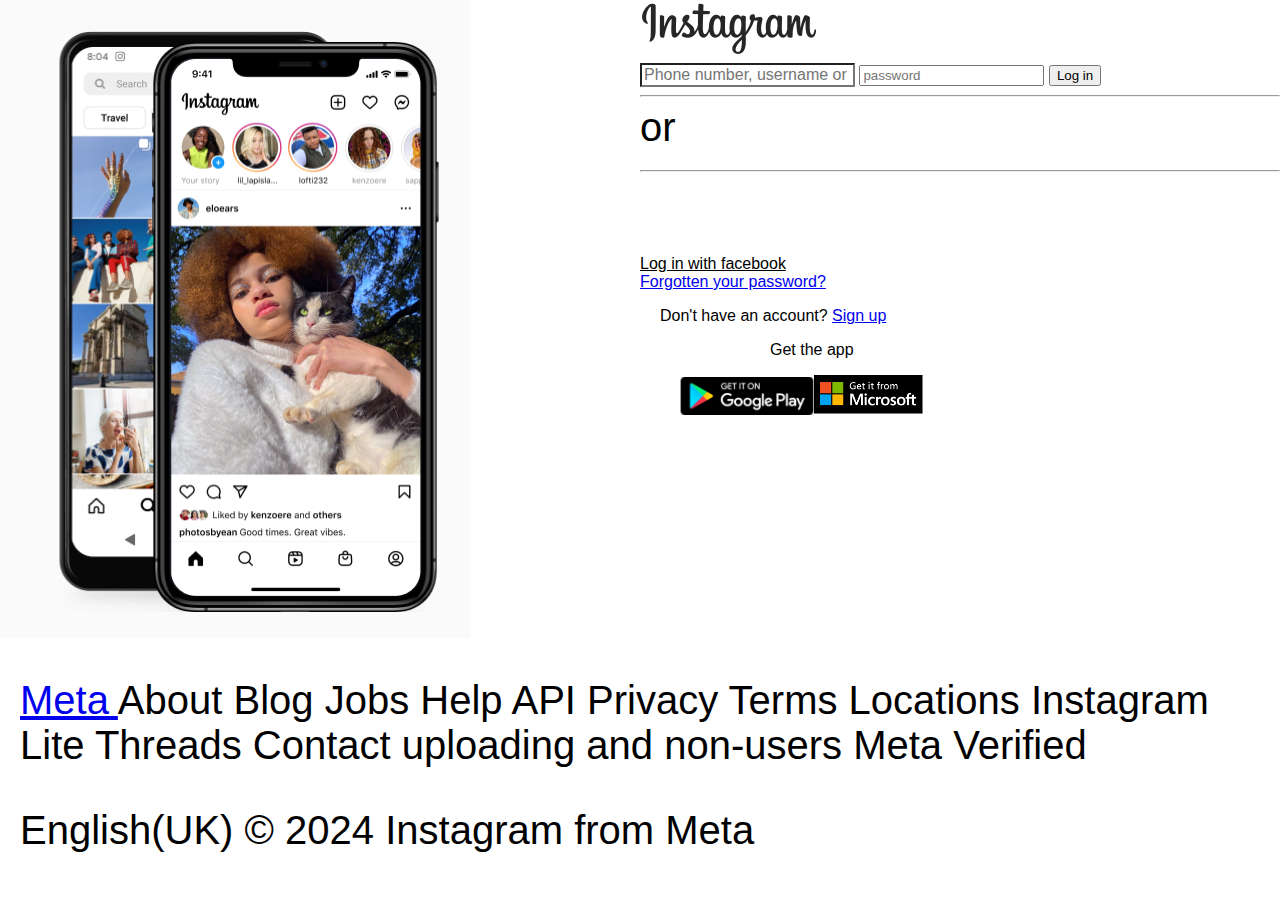
<file: index.html>
<!DOCTYPE html>
    <head>
        <meta name="viewport" content="width=device-width, initial-scale=1">
        <title>Instagram</title>
        <link href="style.css" type="text/css" rel="stylesheet">
        <link rel="icon" href="images/logo.jpg" type="image/icon type">
    </head>
    <body>
        <div>
            <div>
                <div style="float: left; width: 50%">
                    <img class="content-left" src="images/mobile.png" alt="default" > 
                </div>
                <div style="float: left; width: 50%">
                    <div class="box">
                        <img src="images/insta.PNG" alt="instagram" class="center">
                            <form class="login">
                                <input type="text" placeholder="Phone number, username or email address" name="uname" required>
                                <input type="password" placeholder="password" name="pwd" required>
                                <button type="submit">Log in</button>
                            </form>
                            <hr><span>or<hr class="align"></span>
                            <br><br>
                            <a class="link center" href="https://www.facebook.com/">Log in with facebook</a>
                            <br>
                            <a class="link1 center" href="https://www.instagram.com/accounts/password/reset/">Forgotten your password?</a>
                    </div>
                    <div class="box1">
                        <p style="padding-left: 20px;">Don't have an account? <a class="link2" href="https://www.instagram.com/accounts/emailsignup/">Sign up</a></p>
                    </div>
                    <p style="margin-left: 130px;">Get the app</p>
                    <span style="margin-left: 40px;"><img src="images/play.PNG" alt="playstore"><img src="images/micro.PNG" alt="microsoft"></span>
                    
    
                    
                </div>
                <div style="clear: both;"></div>

            </div>

            <br><br>

            <div class="footer">
                <span>
                    <a class="space" href="https://about.meta.com/">Meta </a>
                    <a class="space" href="https://about.instagram.com/"></a>About </a>
                    <a class="space" href="https://about.instagram.com/en_US/blog"></a>Blog </a>
                    <a class="space" href="https://about.instagram.com/about-us/careers"></a>Jobs </a>
                    <a class="space" href="https://help.instagram.com/"></a>Help </a>
                    <a class="space" href="https://developers.facebook.com/docs/instagram"></a>API </a>
                    <a class="space" href="https://www.instagram.com/legal/privacy/"></a>Privacy </a>
                    <a class="space" href="https://www.instagram.com/legal/terms/"></a>Terms </a>
                    <a class="space" href="https://www.instagram.com/explore/locations/"></a>Locations </a>
                    <a class="space" href="https://www.instagram.com/web/lite/"></a>Instagram Lite </a>
                    <a class="space" href="https://www.threads.net/"></a>Threads </a>
                    <a class="space" href="https://www.facebook.com/help/instagram/261704639352628"></a>Contact uploading and non-users </a>
                    <a class="space" href="https://about.meta.com/technologies/meta-verified/"></a>Meta Verified </a>
                </span>
    
                <span class="footer"><p>English(UK)  © 2024 Instagram from Meta</p></span>
            </div>
           
        </div>
        
    </body>
</html>
</file>
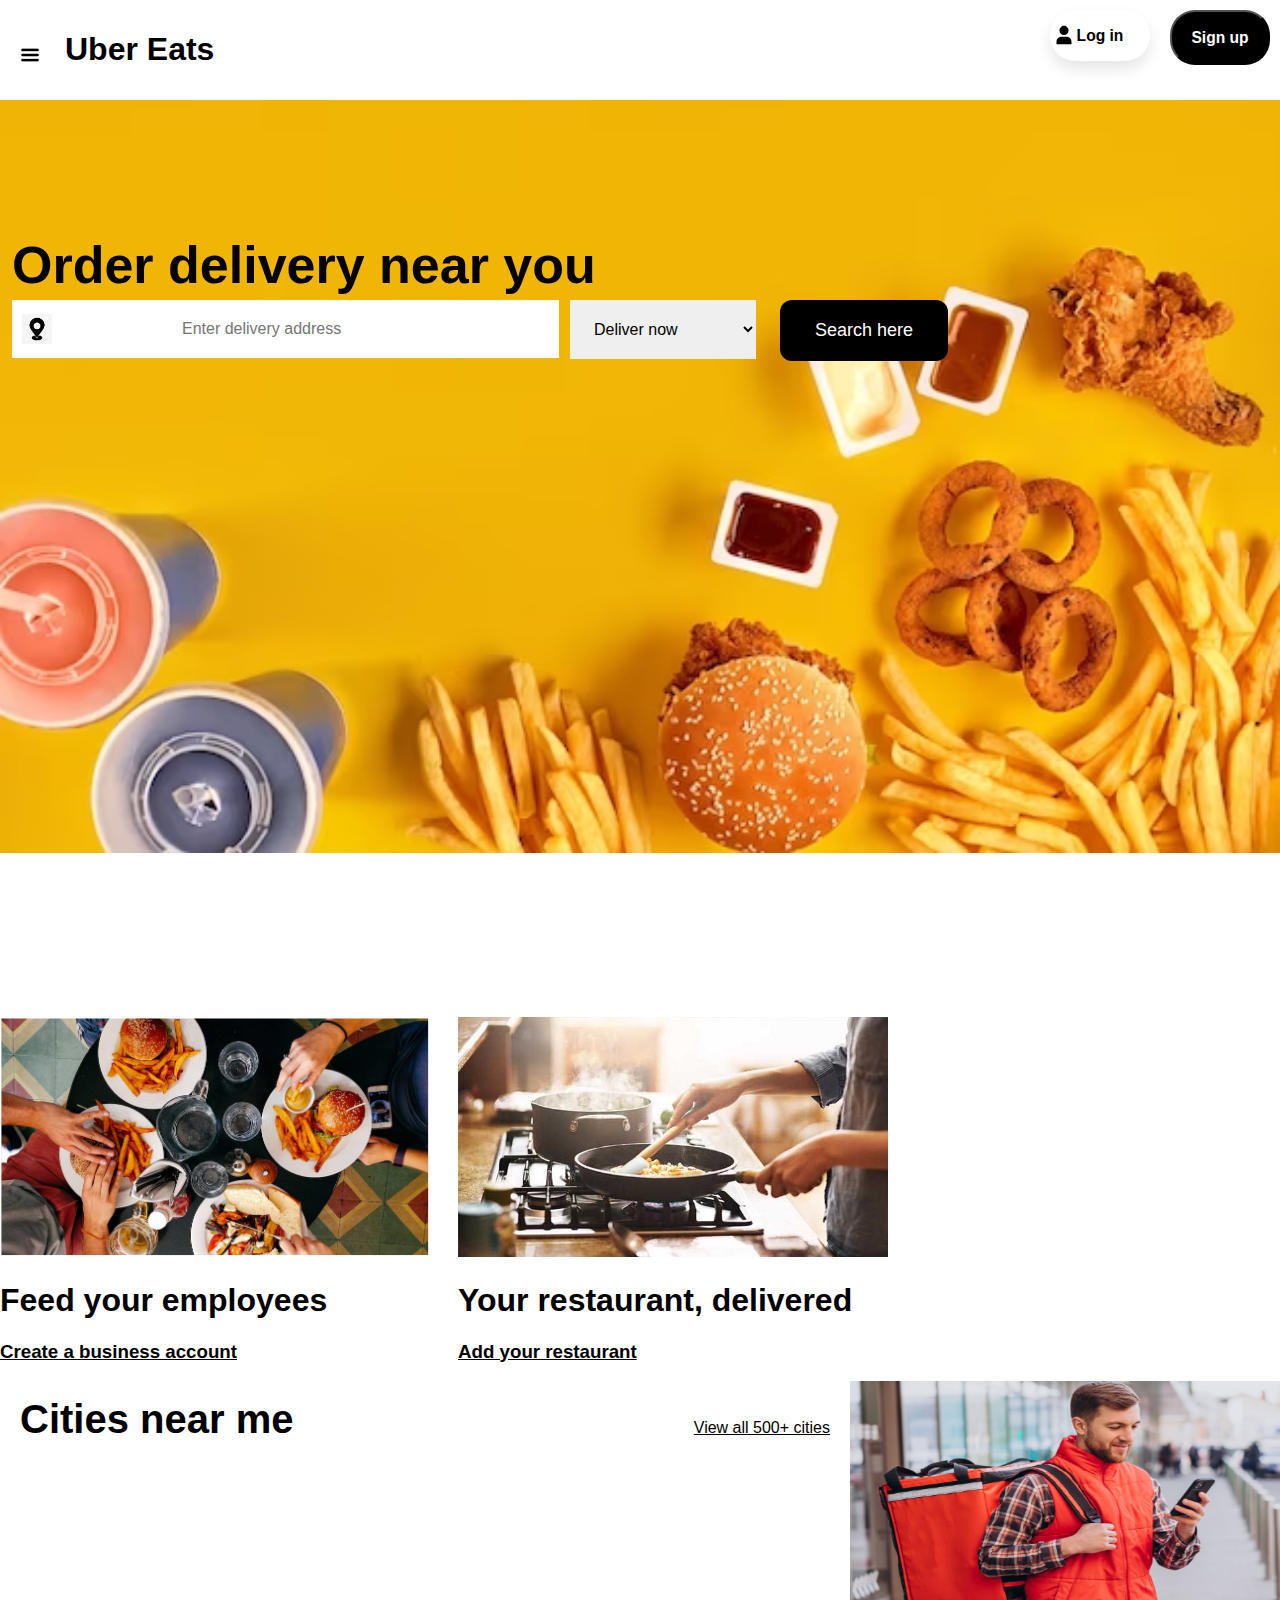
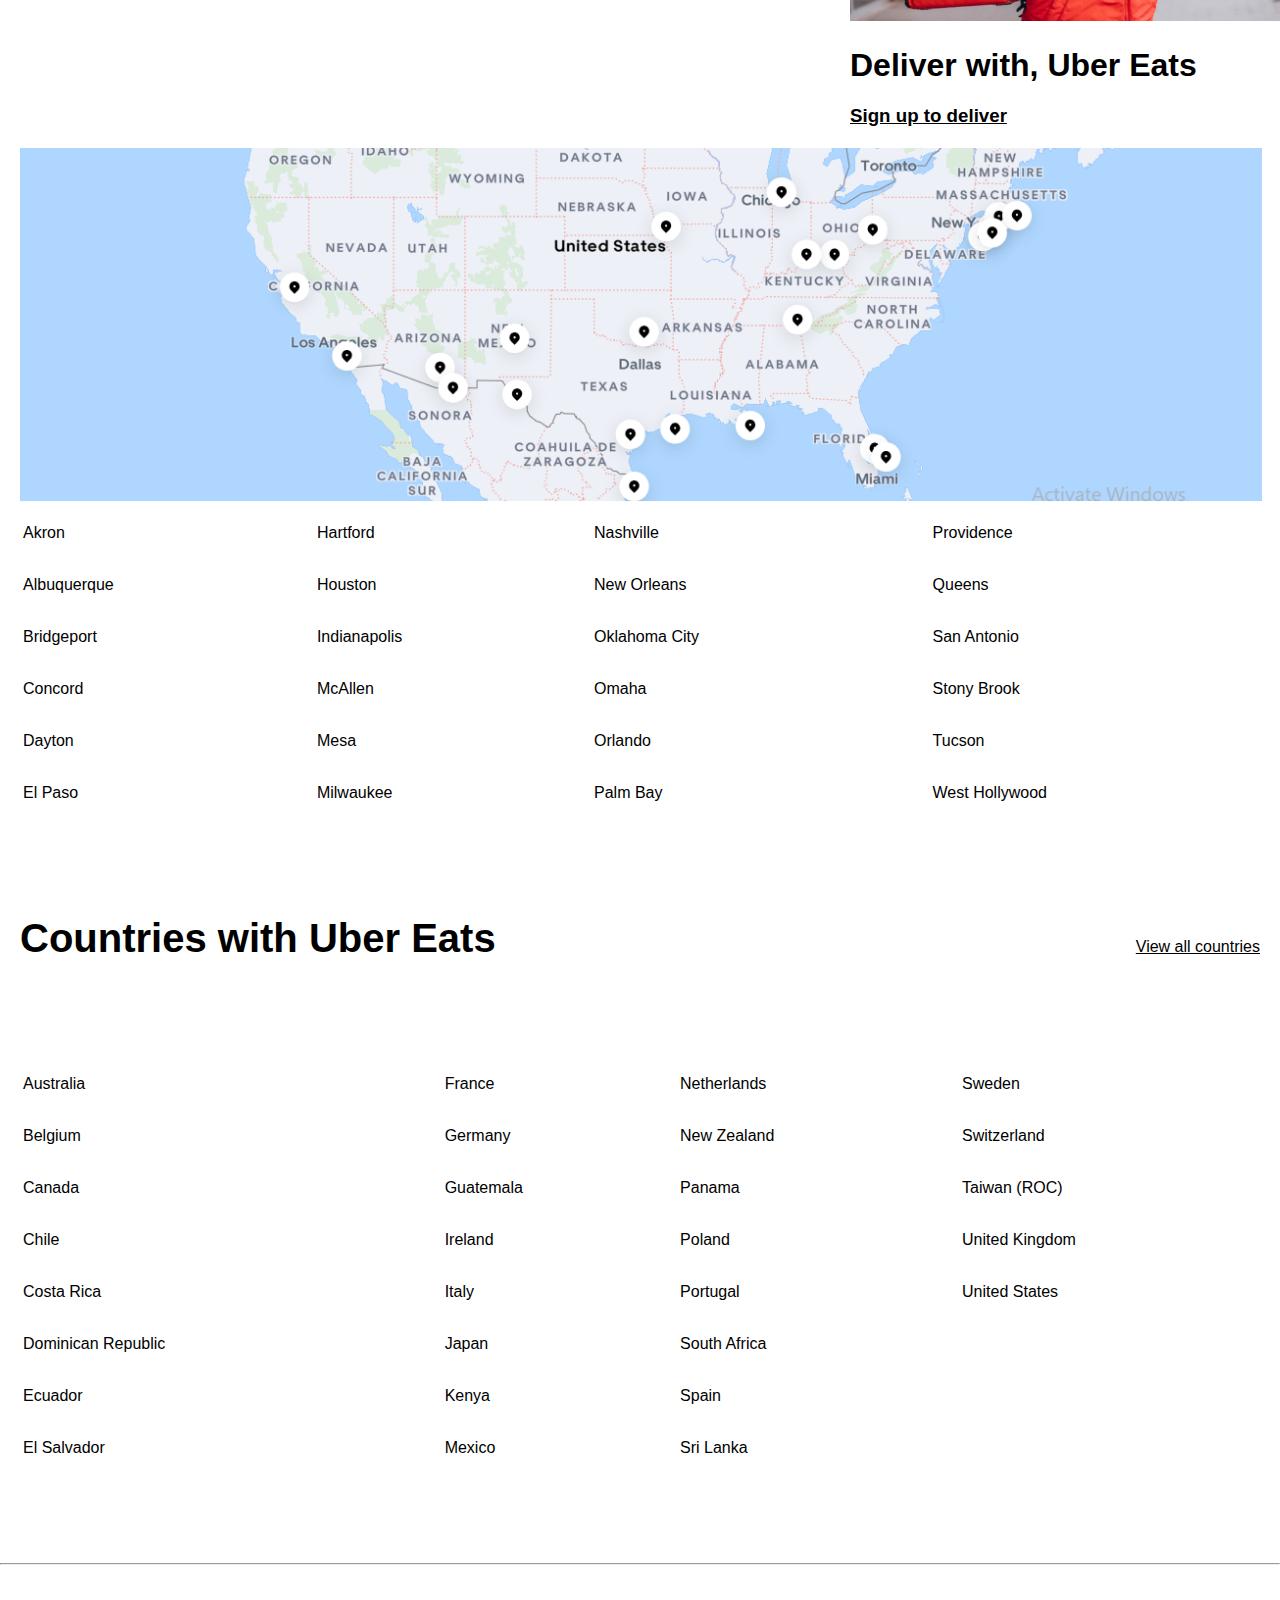
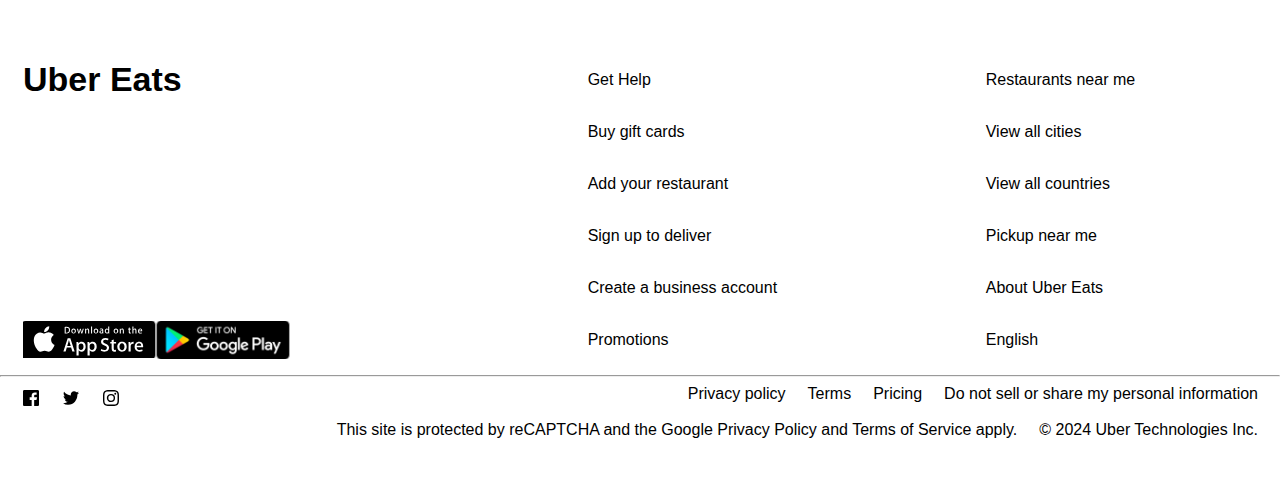
<file: ubereats.html>
<!DOCTYPE html>
    <head>
        <meta name="viewport" content="width=device-width, initial-scale=1">
        <title>Uber Eats | Food Delivery and Takeout | Order Online from Restaurants Near You</title>
        <link href="style.css" type="text/css" rel="stylesheet">
        <link rel="icon" href="images/logo.png" type="image/icon type">

    </head>

    <body>
        <div class="main">
            <div class="header">
                <h1 class="background">Uber Eats</h1>
                <button class="button button1" type="button"><h3><strong>Sign up</strong></h3></button>
                <button class="button button2" type="button"><h3><strong>Log in</strong></h3></button>
            </div>

            
            <div class="content1">
                <img src="images/yellow.avif" alt="home page" style="width: 100%;">
                <div class="width"></div>
                <h1 id="text">Order delivery near you</h1>
                <div class="height"></div>
                <form>
                    <input class="form-input" type="text" placeholder="Enter delivery address">
                    <select>
                        <option>Deliver now </option>
                        <option>Schedule for later</option>
                    </select>
                    <button class="button3">Search here</button>
                </form>
            </div>

            <div class="height"></div>

                <div class="gallery1">
                    <img src="images/food.PNG" alt="food" width="430px" height="240px">
                    <h1>Feed your employees</h1>
                    <a class="link" href="Sample.html" ><h3>Create a business account</h3></a>
                </div>
                <div class="gallery2">
                    <img src="images/cooking.PNG" alt="cook" width="430px" height="240px">
                    <h1>Your restaurant, delivered</h1>
                    <a class="link" href="Sample.html" ><h3>Add your restaurant</h3></a>
                </div>
                <div class="gallery3">
                    <img src="images/delivery.PNG" alt="delivery" width="430px" height="240px">
                    <h1>Deliver with, Uber Eats</h1>
                    <a  class="link" href="Sample.html" ><h3>Sign up to deliver</h3></a>
                </div>
            
            <div class="height"></div>
            <div class="height"></div>

            <div>
                <p class="alignleft"><span><strong>Cities near me<strong></span></p>
                <p class="alignright"><span><b>View all 500+ cities</b></span></p>
            </div>
            <div style="clear: both;"></div>
            <img style="margin-left: 20px;" src="images/map.PNG" alt="map" width="97%">
        <div>
            <table style="width: 100%; margin-left: 20px; font-weight: normal;">
                <tr style="width: 25%; height: 50px;">
                    <td>Akron</td>
                    <td>Hartford</td>
                    <td>Nashville</td>
                    <td>Providence</td>
                </tr>
                <tr style="height: 50px;">
                    <td>Albuquerque</td>
                    <td>Houston</td>
                    <td>New Orleans</td>
                    <td>Queens</td>
                </tr>
                <tr style="height: 50px;">
                    <td>Bridgeport</td>
                    <td>Indianapolis</td>
                    <td>Oklahoma City</td>
                    <td>San Antonio</td>
                </tr>
                <tr style="height: 50px;">
                    <td>Concord</td>
                    <td>McAllen</td>
                    <td>Omaha</td>
                    <td>Stony Brook</td>
                </tr>
                <tr style="height: 50px;">
                    <td>Dayton</td>
                    <td>Mesa</td>
                    <td>Orlando</td>
                    <td>Tucson</td>
                </tr>
                <tr style="height: 50px;">
                    <td>El Paso</td>
                    <td>Milwaukee</td>
                    <td>Palm Bay</td>
                    <td>West Hollywood</td>
                </tr>
            </table>
        </div>

        <div class="height"></div>
        <div>
            <p class="alignleft"><span><strong>Countries with Uber Eats<strong></span></p>
            <p class="alignright"><span><b>View all countries</b></span></p>
        </div>
        <div style="clear: both;"></div>
        <div class="height"></div>

        <div>
            <table style="width: 100%; margin-left: 20px; font-weight: normal;">
                <tr style="width: 25%; height: 50px;">
                    <td>Australia</td>
                    <td>France</td>
                    <td>Netherlands</td>
                    <td>Sweden</td>
                </tr>
                <tr style="height: 50px;">
                    <td>Belgium</td>
                    <td>Germany</td>
                    <td>New Zealand</td>
                    <td>Switzerland</td>
                </tr>
                <tr style="height: 50px;">
                    <td>Canada</td>
                    <td>Guatemala</td>
                    <td>Panama</td>
                    <td>Taiwan (ROC)</td>
                </tr>
                <tr style="height: 50px;">
                    <td>Chile</td>
                    <td>Ireland</td>
                    <td>Poland</td>
                    <td>United Kingdom</td>
                </tr>
                <tr style="height: 50px;">
                    <td>Costa Rica</td>
                    <td>Italy</td>
                    <td>Portugal</td>
                    <td>United States</td>
                </tr>
                <tr style="height: 50px;">
                    <td>Dominican Republic</td>
                    <td>Japan</td>
                    <td>South Africa</td>
                </tr>
                <tr style="height: 50px;">
                    <td>Ecuador</td>
                    <td>Kenya</td>
                    <td>Spain</td>
                </tr>
                <tr style="height: 50px;">
                    <td>El Salvador</td>
                    <td>Mexico</td>
                    <td>Sri Lanka</td>
                </tr>
            </table>
        </div>
        <div class="height"></div>
        <hr>

        <div class="height"></div>

        <div>
            <table class="empty" style="width: 100%; margin-left: 20px; font-weight: normal; border: 1;">
                <tr style="width: 25%; height: 50px;">
                    <td><span class="size">Uber Eats</span></td>
                    <td></td>
                    <td>Get Help</td>
                    <td>Restaurants near me</td>
                </tr>
                <tr style="width: 25%; height: 50px;">
                    <td></td>
                    <td></td>
                    <td>Buy gift cards</td>
                    <td>View all cities</td>
                </tr>
                <tr style="width: 25%; height: 50px;">
                    <td></td>
                    <td></td>
                    <td>Add your restaurant</td>
                    <td>View all countries</td>
                </tr>
                <tr style="width: 25%; height: 50px;">
                    <td></td>
                    <td></td>
                    <td>Sign up to deliver</td>
                    <td>Pickup near me</td>
                </tr>
                <tr style="width: 25%; height: 50px;">
                    <td></td>
                    <td></td>
                    <td>Create a business account</td>
                    <td>About Uber Eats</td>
                </tr>
                <tr style="width: 25%; height: 50px;">
                    <td><img src="images/app.PNG" alt="app store" align="left"><img src="images/play.PNG" alt="google play" align="left"></td>
                    <td></td>
                    <td>Promotions</td>
                    <td>English</td>
                </tr>
            </table>
        </div>

        <hr>

            <div class="footer">
                <span><img src="images/social.PNG" alt="Social media" align="left"></span>
                <span class="footer1">Do not sell or share my personal information</span>
                <span class="footer1">Pricing</span>
                <span class="footer1">Terms</span>
                <span class="footer1">Privacy policy</span>         
            </div>
            <br><br>
            <div class="footer">
                <span class="footer1">© 2024 Uber Technologies Inc.</span>
                <span class="footer1">This site is protected by reCAPTCHA and the Google Privacy Policy and Terms of Service apply.</span>   
            </div>
            <div class="height"></div>

    </body>

</html>
</file>
<file: style.css>
head{
    font-family: sans-serif;
}
.main{
    display: block;
}
.background{
    position:absolute;
    background-image: url('images/menu.png');
    background-size: 20px;
    background-position: 20px;
    background-repeat: no-repeat;
    padding: 20px 65px;
    padding-top: 10px;
}

.header{
    z-index: 3;
    width:100%;
    background-color: #fff;
    height: 100px;
    position: fixed;
    top:0;

}

.width{
    width: 16px;
}

.button{
    text-align: center;
    border-radius:25px ;
    margin:10px;
    width:100px;
    
}
.button1{
    float:right;
    color:#fff;
    background-color: black;
    
}

.button2{
    float:right;
    background-color: white;
    background-image: url('images/user.PNG');  
    background-repeat: no-repeat;
    background-position: 3px;
    border: none;
    box-shadow: 0px 8px 15px rgba(0, 0, 0, 0.1);
    
}


#text{
    position: absolute;
    top: 200px;
    left: 12px;
    font-size:52px;
}
input[type=text], select{
    box-sizing: border-box;
    display: inline-block;
    border-radius: 0px;
    font-size: 16px;
}

.form-input{
    position: absolute;
    padding: 20px 170px;
    background-image: url('images/locicon.png');
    background-size: 30px;
    background-position: 10px;
    background-repeat: no-repeat;
    top: 300px;
    left: 12px;
    border: none;
}

select{
    position: absolute;
    padding: 20px 20px;
    border: none;
    border-radius: 0px;
    top: 300px;
    left: 450px;
    margin-inline: 120px;
}

.button3{
    position: absolute;
    padding: 20px 35px;
    border: none;
    border-radius: 12px;
    top: 300px;
    left: 700px;
    margin-left: 80px;
    background-color: black;
    color: white;
    font-size: 18px;
}

.textblock{
    background-color: white;
    font-family: Georgia, 'Times New Roman', Times, serif;
    
}
.height{
    height: 80px;
}
.gallery1{
    margin-left: 0px;
    display: inline;
    float: left;
    font-family: Arial, Helvetica, sans-serif;
}

.gallery2{
    display: inline;
    margin-left: 28px;
    margin-right: 28px;
    float: left;
    font-family: Arial, Helvetica, sans-serif;
}

.gallery3{
    display: inline;
    float: right;
    font-family: Arial, Helvetica, sans-serif;
}

.link{
    color:black;
}

.alignleft{
    float: left;
    margin-left: 20px;
     
}
span {font-size: 2.5em;}
span b { font-size: 40%; font-weight: normal }

.alignright{
    float:right;
    margin-right: 20px;
    text-decoration: underline;
}

span.size{
    font-size: 34px;
    font-weight: bold;
}

table.empty{
    empty-cells: show;
}

div.footer{
    margin-left: 20px;
}

.footer1{
    float: right;
    margin-right: 22px;
    font-size: 16px;
    font-weight: normal;
}
body{
    margin:0;
    font-family: Arial, Helvetica, sans-serif;
}
</file>
